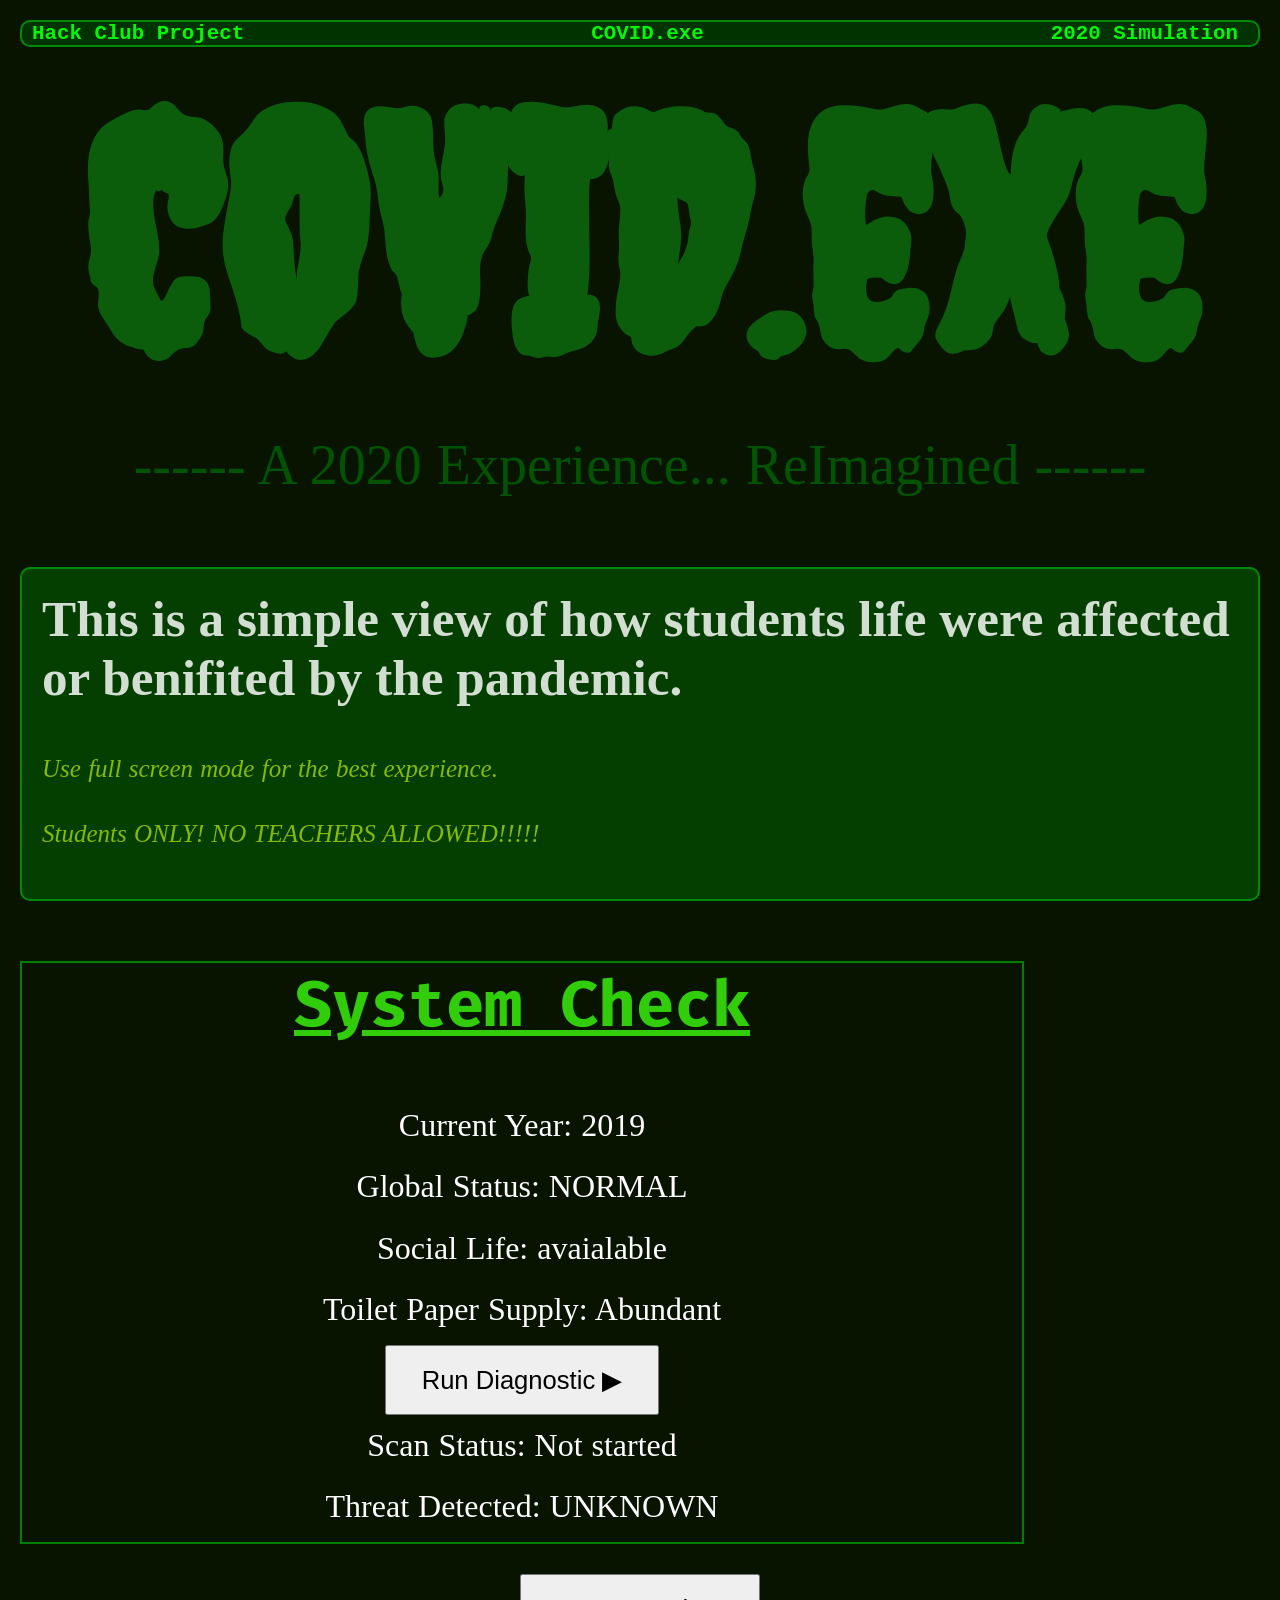
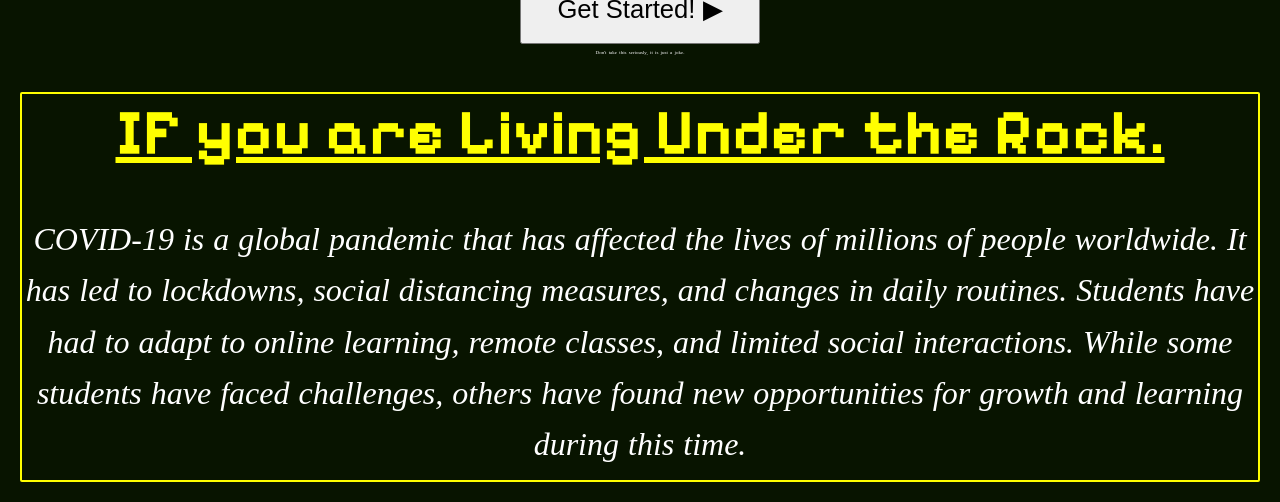
<file: index.html>
<html>
    <body>
    <head>
        <title>Definitely Studying...</title>
        <link rel="stylesheet" href="style.css">
        <link href="https://fonts.googleapis.com/css2?family=Creepster&display=swap" rel="stylesheet">
        <link href="https://fonts.googleapis.com/css2?family=Pixelify+Sans:wght@400;500;600;700&display=swap" rel="stylesheet">
        <link href="https://fonts.googleapis.com/css2?family=Fira+Code:wght@400;500;600;700&display=swap" rel="stylesheet">
    </head>
    <main>
        <div class="header">
        <h1>Hack Club Project</h1>
        <h1>COVID.exe</h1>
        <h1>2020 Simulation</h1>
        </div>
        <div class="head">
            <h1>COVID.exe</h1>
            <p>------ A 2020 Experience... ReImagined ------</p>
        </div>
        <div class="info-box">
        <h2>This is a simple view of how students life were affected or benifited by the pandemic.</h2>
        <p>Use full screen mode for the best experience.</p>
        <p>Students ONLY! NO TEACHERS ALLOWED!!!!!</p>
        </div>
        <br />
        <br />
         <section class="system-check">
            <h2>System Check</h2>
            <p>Current Year: 2019</p>
            <p>Global Status: NORMAL</p>
            <p>Social Life: avaialable</p>
            <p>Toilet Paper Supply: Abundant</p>

            <button id="scan-btn">Run Diagnostic ▶</button>
            <p id="scan-status">Scan Status: Not started</p>
            <p id="threat-status">Threat Detected: UNKNOWN</p>
        </section>
        <br/>
        <br />

        <button id="get-started" onclick="getStarted()">Get Started! ▶</button>
        <p class="disclaimer">Don't take this seriously, it is just a joke.</p>

        <br />
        <div class="footer">   
        <h1>IF you are Living Under the Rock.</h1>
        <p>COVID-19 is a global pandemic that has affected the lives of millions of people worldwide. It has led to lockdowns, social distancing measures, and changes in daily routines. Students have had to adapt to online learning, remote classes, and limited social interactions. While some students have faced challenges, others have found new opportunities for growth and learning during this time.</p>
        </div>
    </main>
    <script>
        function getStarted() {
            window.location.href = "content.html";
        }
        const scanBtn = document.getElementById('scan-btn');
        const scanStatus = document.getElementById('scan-status');
        const threatStatus = document.getElementById('threat-status');

        
scanBtn.addEventListener("click", async function () {
    scanBtn.disabled = true;

    scanStatus.style.fontFamily = "monospace";
    threatStatus.style.fontFamily = "monospace";
    scanStatus.style.fontSize = "1.3rem";
    threatStatus.style.fontSize = "1.3rem";

    const wait = (ms) => new Promise(resolve => setTimeout(resolve, ms));

    scanStatus.textContent = "Initializing diagnostics...";
    scanStatus.style.color = "yellow";
    await wait(900);

    scanStatus.textContent = "Scanning global health records...";
    await wait(1200);

    scanStatus.textContent = "WARNING: Unusual activity detected!";
    scanStatus.style.color = "orange";
    await wait(1000);

    scanStatus.textContent = "SCAN COMPLETE — THREAT FOUND";
    scanStatus.style.color = "red";

    threatStatus.textContent = "⚠ COVID-19 DETECTED";
    threatStatus.style.color = "red";
    threatStatus.style.fontWeight = "bold";

    threatStatus.animate(
        [
            { opacity: 0, transform: "scale(0.8)" },
            { opacity: 1, transform: "scale(1.1)" },
            { opacity: 1, transform: "scale(1)" }
        ],
        { duration: 700, easing: "ease-out" }
    );

    scanBtn.textContent = "SCAN COMPLETE";
    });


    </script>
    </body>
</html>
</file>
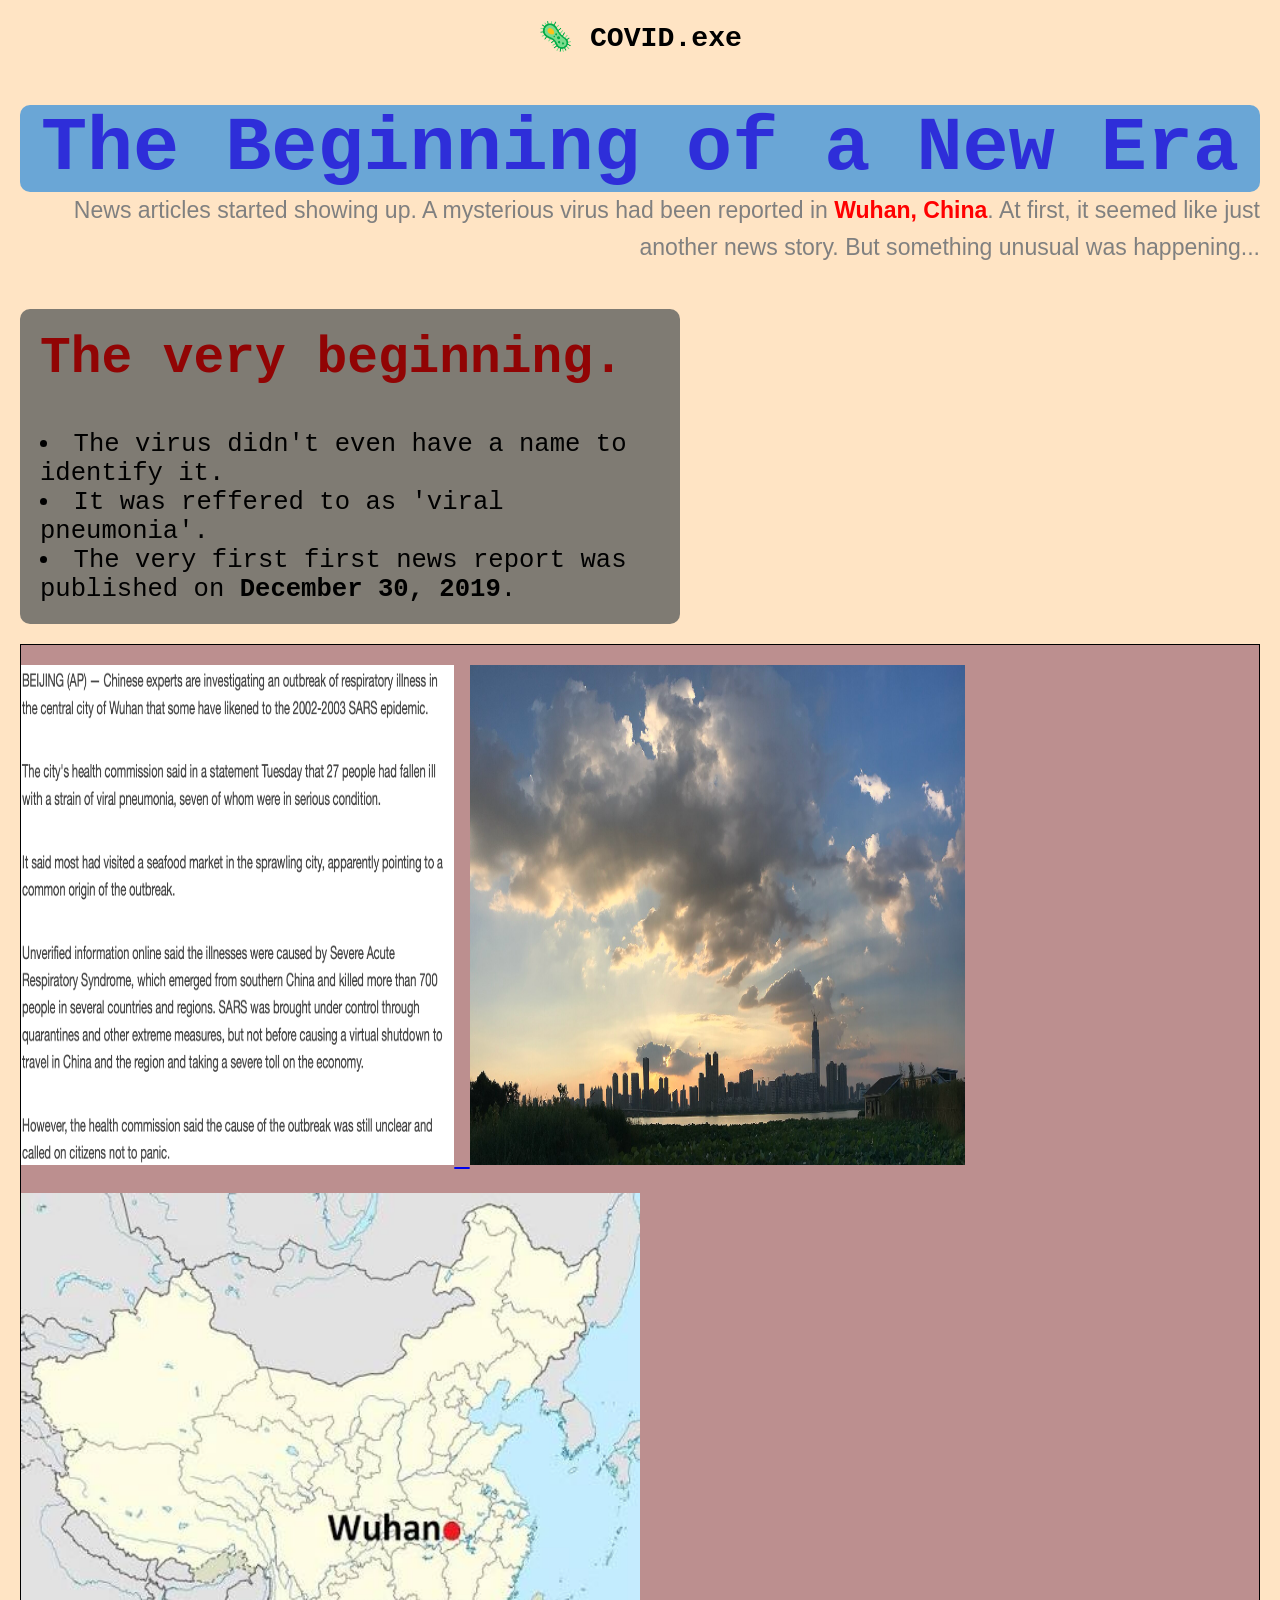
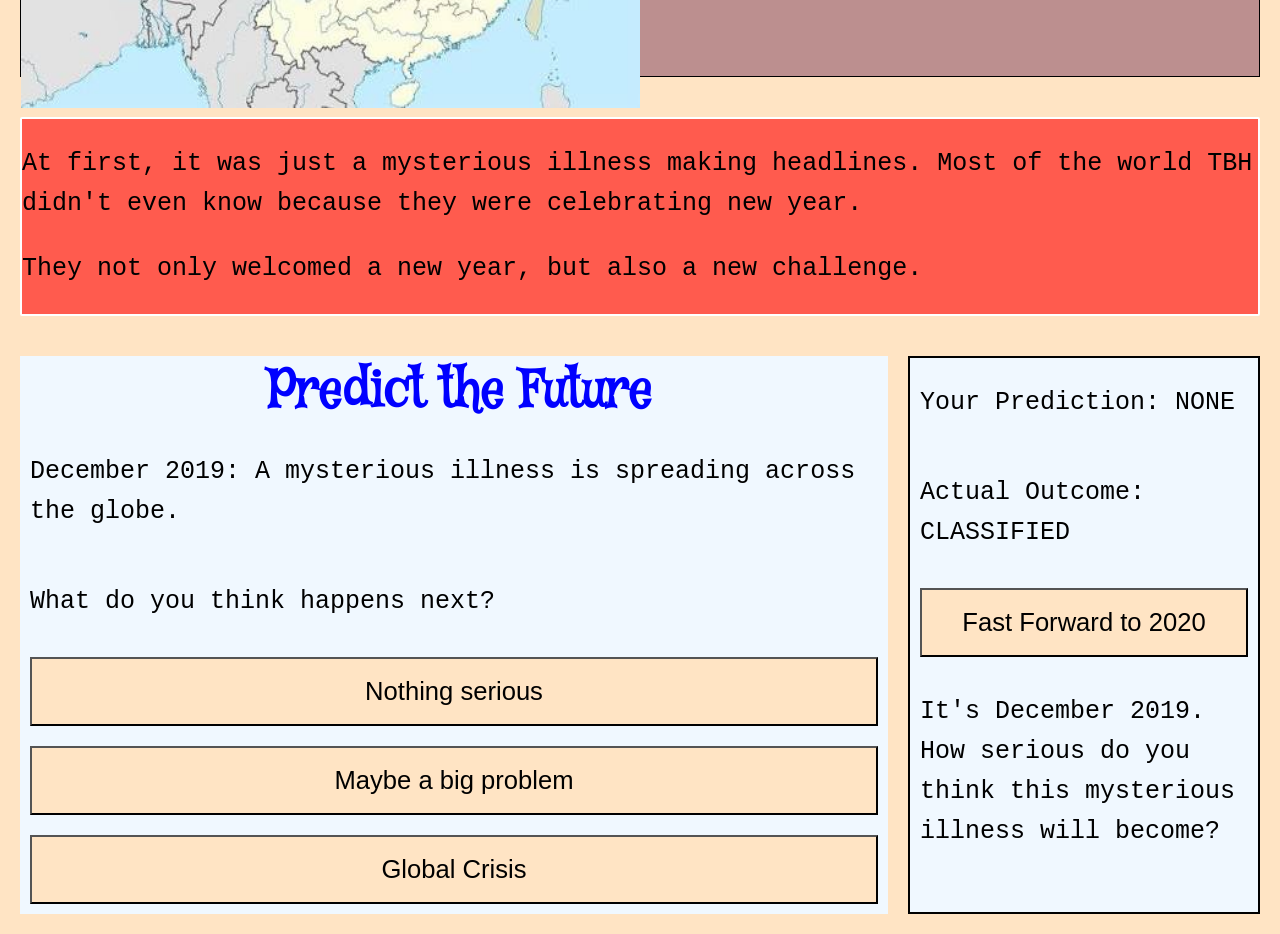
<file: content.html>
<html>
    <head>
        <title>Definitely Studying...</title>
        <link rel="stylesheet" href="content.css">
        <link href="https://fonts.googleapis.com/css2?family=Mystery+Quest&display=swap" rel="stylesheet">
    </head>
    <style>
       
    </style>
    <main>
        <h1 class="title"><span class="icon">🦠</span> COVID.exe</h1>
        <h1 class="title1">The Beginning of a New Era</h1>
        <p class="description">News articles started showing up. A mysterious virus had been reported in <strong>Wuhan, China</strong>. At first, it seemed like just another news story. But something unusual was happening...</p>
        <div class="beginning">
        <h2>The very beginning.</h2>
        <li>The virus didn't even have a name to identify it.</li>
        <li>It was reffered to as 'viral pneumonia'.</li>
        <li>The very first first news report was published on <strong>December 30, 2019</strong>.</li>
        </div>
        <br/>
        <div class="images">
        <a href="https://www.ksl.com/article/news/world/china-investigates-respiratory-illness-outbreak-sickening-27/46697553" target="_blank">
            <img class="num1" src="assets/first_article.png" alt="First Article" width="30%">
            <img class="num3" src="assets/wuhan.png" alt="Wuhan" width="30%">
            <img class="num4" src="assets/wuhan_china.jpeg" alt="Virus" width="30%" height="30%">
        </a>
        </div>
        <div class="info">
        <p>At first, it was just a mysterious illness making headlines. Most of the world TBH didn't even know because they were celebrating new year.</p>
        <p>They not only welcomed a new year, but also a new challenge.</p>
        </div>
       <div class="row">
            <section class="prediction">
                <h2>Predict the Future</h2>
                <p>December 2019: A mysterious illness is spreading across the globe.</p>
                <p>What do you think happens next?</p>
                <button id="nothing" onclick="predict('Nothing Serious')">Nothing serious</button>
                <button id="problem" onclick="predict('Big Problem?')">Maybe a big problem</button>
                <button id="crisis" onclick="predict('Global Crisis')">Global Crisis</button>
            </section>
            <section class="outcome">
                <p id="prediction">Your Prediction: NONE</p>
                <p id="outcome">Actual Outcome: CLASSIFIED</p>
                <button onclick="fast_forward()">Fast Forward to 2020</button> 
                <p>It's December 2019. How serious do you think this mysterious illness will become?</p>
            </section>
        </div>
    </main>
    <script>
        function fast_forward() {
            window.location.href = "next.html";
        }
        function predict(choice) {
            const result = document.getElementById('prediction');
            result.textContent = "Your Prediction: " + choice;
            result.style.color = "blue";
            result.style.fontFamily = "monospace";

            result.animate(
                [
                {opacity: 0, transform: "scale(0.8)"},
                {opacity: 1, transform: "scale(1.1)"}
                ], { duration: 700, easing: "ease-out" }
            )
        }
    </script>

</html>
</file>
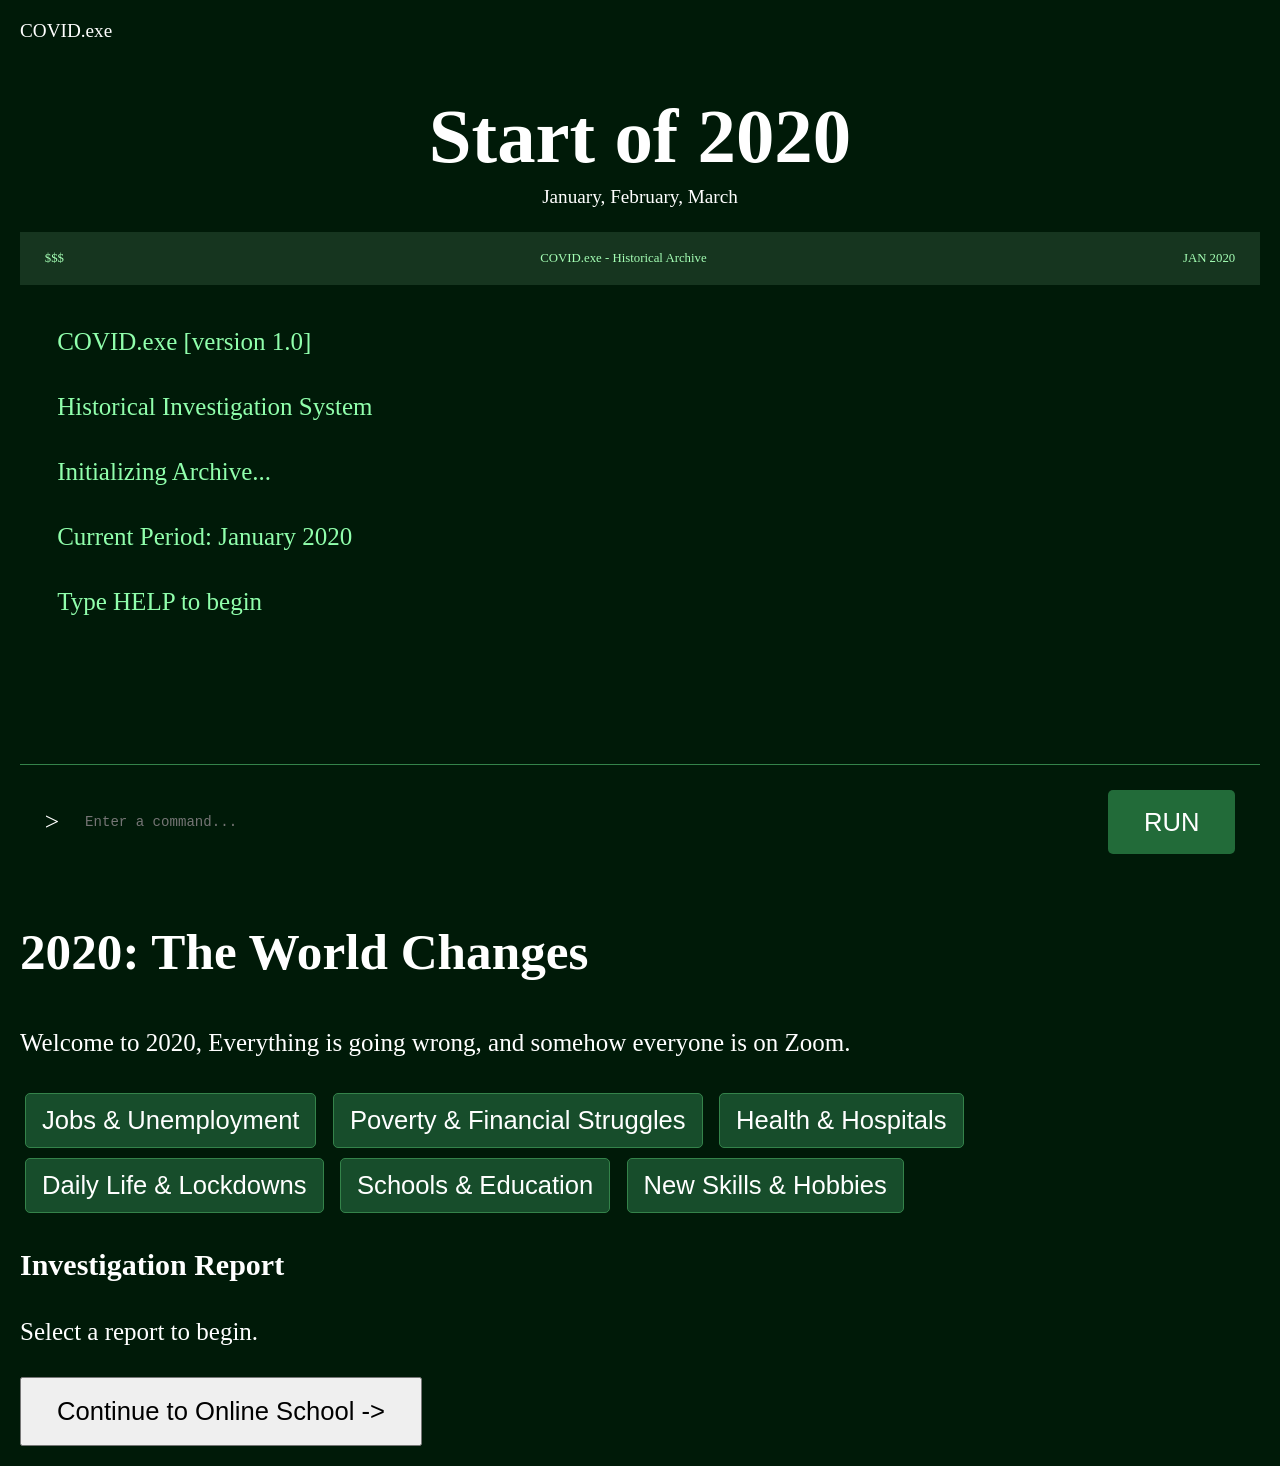
<file: next.html>
<html>
    <style>
        body {
            background: rgb(0, 26, 8);
            color:white;
        }
        .header {
            font-size: 0.8rem;
            text-align: center;
            margin-top: 0%;
        }
        h1 {
            font-size: 2rem;
            text-align: center;
            margin-bottom: 1px;
        }
        section button {
            margin: 5px;
            padding: 12px 16px;
            background: #174d2b;
            color: white;
            border: 1px solid #34834a;
            border-radius: 5px;
        }


        body {
            min-height: 100vh;
            margin: 0;
            padding: 20px;
            box-sizing: border-box;
            font-size: clamp(18px, 2vw, 26px);
        }
        h1 {
            font-size: clamp(40px, 6vw, 80px);
        }
        h2 {
            font-size: clamp(28px, 4vw, 55px);
        }

        button {
            font-size: clamp(18px, 2vw, 26px);
            padding: 18px 35px;
            cursor: pointer;
        }

        p {
            font-size: clamp(18px, 2vw, 25px);
            line-height: 1.6;
        }
        .terminal-bar {
            display:flex;
            justify-content: space-between;
            gap:2%;
            padding: 1.5% 2%;
            background: #16351f;
            color: #a5ffb5;
            font-size: clamp(10px, 1vw, 14px);
        }
        .terminal-screen {
            height: 45vh;
            min-height: 230px;
            overflow-y: auto;
            padding: 3%;
            color: #90ffac;
            font-size: clamp(12px, 1.1vw, 17px);
            line-height: 1.6;
            overflow-wrap: anywhere;
        }
        .terminal-screen p {
            margin: 0 0 1em;
        }
        .terminal form {
            display:flex;
            align-items: center;
            gap: 2%;
            border-top: 1px solid #34834a;
            padding: 2%;
        }
        .terminal input {
            flex:1;
            min-width: 0;
            width: 100%;
            background: 100%;
            border:none;
            outline:none;
            color: #baffca;
            font-family: monospace;
            font-size: clamp(12px, 1.1vw, 17px);
        }
        .terminal button {
            background: #226b39;
            color: white;
            border:none;
            padding: 1.5% 3%;
            cursor: pointer;
            border-radius: 5px;
            transition: all 0.2s ease-in-out;
        }
        .terminal button:hover {
            background: #329d53;
            transform: scale(1.05);
        }
        .header {
            font-size: clamp(14px, 1.5vw, 20px);
            text-align: center;
            margin-top: 0%;
        }
        h3 {
            font-size: clamp(20px, 2.5vw, 30px);
            margin-top: 30px;
        }
    </style>
    <main>
        <span class="header">COVID.exe</span>
        <h1>Start of 2020</h1>
        <p class="header">January, February, March</p>
        <div class="terminal">
            <div class="terminal-bar">
                <span>$$$</span>
                <span>COVID.exe - Historical Archive</span>
                <span id="terminal-date">JAN 2020</span>
            </div>
            <div class="terminal-screen">
                <p>COVID.exe [version 1.0]</p>
                <p>Historical Investigation System</p>
                <p>Initializing Archive...</p>
                <p>Current Period: January 2020</p>
                <p>Type HELP to begin</p>
            </div>
            <form id="terminal-form">
                <span>&gt;</span>
                <input
                    id="terminal-input"
                    type="text"
                    placeholder="Enter a command..."
                    autocomplete="off"
                    aria-label="Terminal command"
                >
                <button type="submit">RUN</button>
            </form>
        </div>
        <section>
            <h2>2020: The World Changes</h2>
            <p>Welcome to 2020, Everything is going wrong, and somehow everyone is on Zoom.</p>

            <button onclick="showReport('jobs')">Jobs & Unemployment</button>
            <button onclick="showReport('poverty')">Poverty & Financial Struggles</button>
            <button onclick="showReport('health')">Health & Hospitals</button>
            <button onclick="showReport('daily')">Daily Life & Lockdowns</button>
            <button onclick="showReport('schools')">Schools & Education</button>
            <button onclick="showReport('hobbies')">New Skills & Hobbies</button>

            <h3>Investigation Report</h3>
            <p id="report-output">Select a report to begin.</p>

        </section>
        <button id="continue-btn" onclick="connectButton()">Continue to Online School -></button>
         
    </main>
    <script>
        const form = document.getElementById('terminal-form')
        const input = document.getElementById('terminal-input')
        const screen = document.querySelector('.terminal-screen')

        
    const commands = {
    HELP: [
        "COMMANDS: JAN, FEB, MAR, CLEAR, NEXT.",
        "TIP: Type JAN to investigate January 2020.",
        "TIP: Type FEB to investigate February 2020.",
        "TIP: Type MAR to investigate March 2020.",
        "TIP: CLEAR wipes the terminal screen.",
        "TIP: NEXT takes you to the Online School simulator.",
        "TIP: You can repeat a month to discover more facts!",
        "ARCHIVE TIP: The pandemic affected jobs, schools, hospitals, and daily life.",
        "SECRET: Try exploring all three months before continuing.",
        "SYSTEM: Historical Archive operational. Keep investigating!"
    ],

    JAN: [
        "January 2020: Scientists identified a new coronavirus.",
        "January 2020: Wuhan entered lockdown on January 23.",
        "January 2020: WHO declared a global public health emergency on January 30.",
        "January 2020: The first confirmed US case was announced on January 21.",
        "January 2020: The virus was initially known as 2019-nCoV.",
        "January 2020: Researchers shared the virus's genetic sequence.",
        "January 2020: Cases were reported outside China.",
        "January 2020: Airports began introducing health screening measures.",
        "January 2020: Scientists started developing diagnostic tests.",
        "January 2020: Many people were still going to school and work normally."
    ],

    FEB: [
        "February 2020: WHO announced the name COVID-19 on February 11.",
        "February 2020: The virus continued spreading internationally.",
        "February 2020: Italy began introducing restrictions in affected areas.",
        "February 2020: The Diamond Princess cruise ship experienced a major outbreak.",
        "February 2020: Scientists worldwide continued researching the virus.",
        "February 2020: Some schools in affected regions temporarily closed.",
        "February 2020: Governments prepared emergency health responses.",
        "February 2020: South Korea experienced a rapid increase in reported cases.",
        "February 2020: Public health officials encouraged handwashing.",
        "February 2020: Many people had not yet experienced lockdowns."
    ],

    MAR: [
        "March 2020: WHO characterized COVID-19 as a pandemic on March 11.",
        "March 2020: Many schools switched to remote learning.",
        "March 2020: Video calls became essential for work and education.",
        "March 2020: Many countries introduced travel restrictions.",
        "March 2020: Some supermarkets experienced panic buying.",
        "March 2020: Healthcare workers faced increasing pressure.",
        "March 2020: Many businesses temporarily closed.",
        "March 2020: People began practicing physical distancing.",
        "March 2020: Some students suddenly had to attend class from home.",
        "March 2020: Online gaming became one way people stayed connected."
    ]
    };

        form.addEventListener('submit', function(event){
            event.preventDefault()
            const command = input.value.trim().toUpperCase();
            input.value = '';
            if (command == "CLEAR")
            {
                screen.innerHTML = '';
                return;
            }
            if (command == "NEXT") {
                window.location.href = "school.html";
                return;
            }
            const output = document.createElement('p');
            output.textContent = commands[command][Math.floor(Math.random() * commands[command].length)] || "Unknown command. Type HELP for a list of commands.";
            screen.appendChild(output);
            screen.scrollTop = screen.scrollHeight;
        })


const reports = {
    jobs: `JOBS & UNEMPLOYMENT

    In 2020, millions of people lost their jobs or had their working hours reduced.

    According to the International Labour Organization, 8.8% of global working hours were lost in 2020. That was equivalent to 255 million full-time jobs.

    Restaurants, shops, hotels, and many other businesses were severely affected.

    Some people started working from home, while others could not work remotely.

    For many families, this was a period of uncertainty and financial hardship.`,

        poverty: `POVERTY & FINANCIAL STRUGGLES

    The pandemic caused serious financial problems around the world.

    According to the World Bank, about 70 million additional people fell into extreme poverty in 2020.

    Families struggled with lost income, rent, food expenses, and other essential needs.

    Some governments provided emergency financial assistance, while charities and communities helped people in need.

    The pandemic showed how differently a global crisis could affect people's lives.`,

        health: `HEALTH & HOSPITALS

    COVID-19 created a worldwide public health emergency.

    Hospitals faced growing numbers of patients, and healthcare workers faced dangerous and exhausting conditions.

    COVID-19 could cause serious illness, hospitalization, and death.

    Medical workers, researchers, and public health teams worked to treat patients and understand the disease.

    The pandemic also disrupted routine healthcare and affected people's mental health.

    This was one of the most serious consequences of the pandemic.`,
    

    daily: `DAILY LIFE & LOCKDOWNS

    Welcome to 2020. Your house is now your office, restaurant, gym, movie theater, and entire social life.

    Going outside? Congratulations, you've unlocked a new mission: Buy Milk Without Touching Anything.

    Hand sanitizer became everyone's favorite accessory.

    Toilet paper apparently became more valuable than gold. Nobody knew why. Everybody wanted it.

    Your daily commute went from 30 minutes to 12 steps.

    Monday: Stay home.
    Tuesday: Stay home.
    Wednesday: Stay home, but with different pajamas.

    The outside world is temporarily unavailable. Please try again later.`,

    schools: `SCHOOLS & EDUCATION

    Welcome to online school, where your bedroom is your classroom and your teacher lives inside a laptop.

    Attendance: PRESENT.
    Brain: AFK.

    Teacher: "Can everyone hear me?"
    Students: "You're muted."
    Teacher: "What about now?"
    Students: "STILL MUTED."

    Your internet works perfectly during Fortnite but mysteriously collapses during math class.

    Camera: OFF.
    Microphone: OFF.
    Motivation: NOT FOUND.

    Homework is now a PDF with 47 confusing instructions.

    Congratulations! You've survived another day of pretending your microphone doesn't work.`,

    hobbies: `NEW SKILLS & HOBBIES

    Welcome to lockdown. You've officially unlocked unlimited opportunities to become a completely different person.

    Day 1: I'm going to learn Python.
    Day 2: I'm building the next Google.
    Day 3: Why is there a SyntaxError on line 2?

    Everyone suddenly became a professional chef.

    Banana bread was practically its own economy.

    Your friend started a YouTube channel.
    Your cousin became a fitness influencer.
    You downloaded Blender and immediately closed it.

    Gaming hours: 2.
    Gaming hours after lockdown: Classified.

    Some people discovered amazing talents.
    Others discovered they could sleep until noon.

    Achievement Unlocked: Survived 2020 Without Learning Guitar.`

    };

    function showReport(report) {
        const output = document.getElementById('report-output');
        output.textContent = reports[report] || "Report not found.";
    }

    function connectButton() {
        window.location.href = "school.html";
    }

    </script>
</html>
</file>
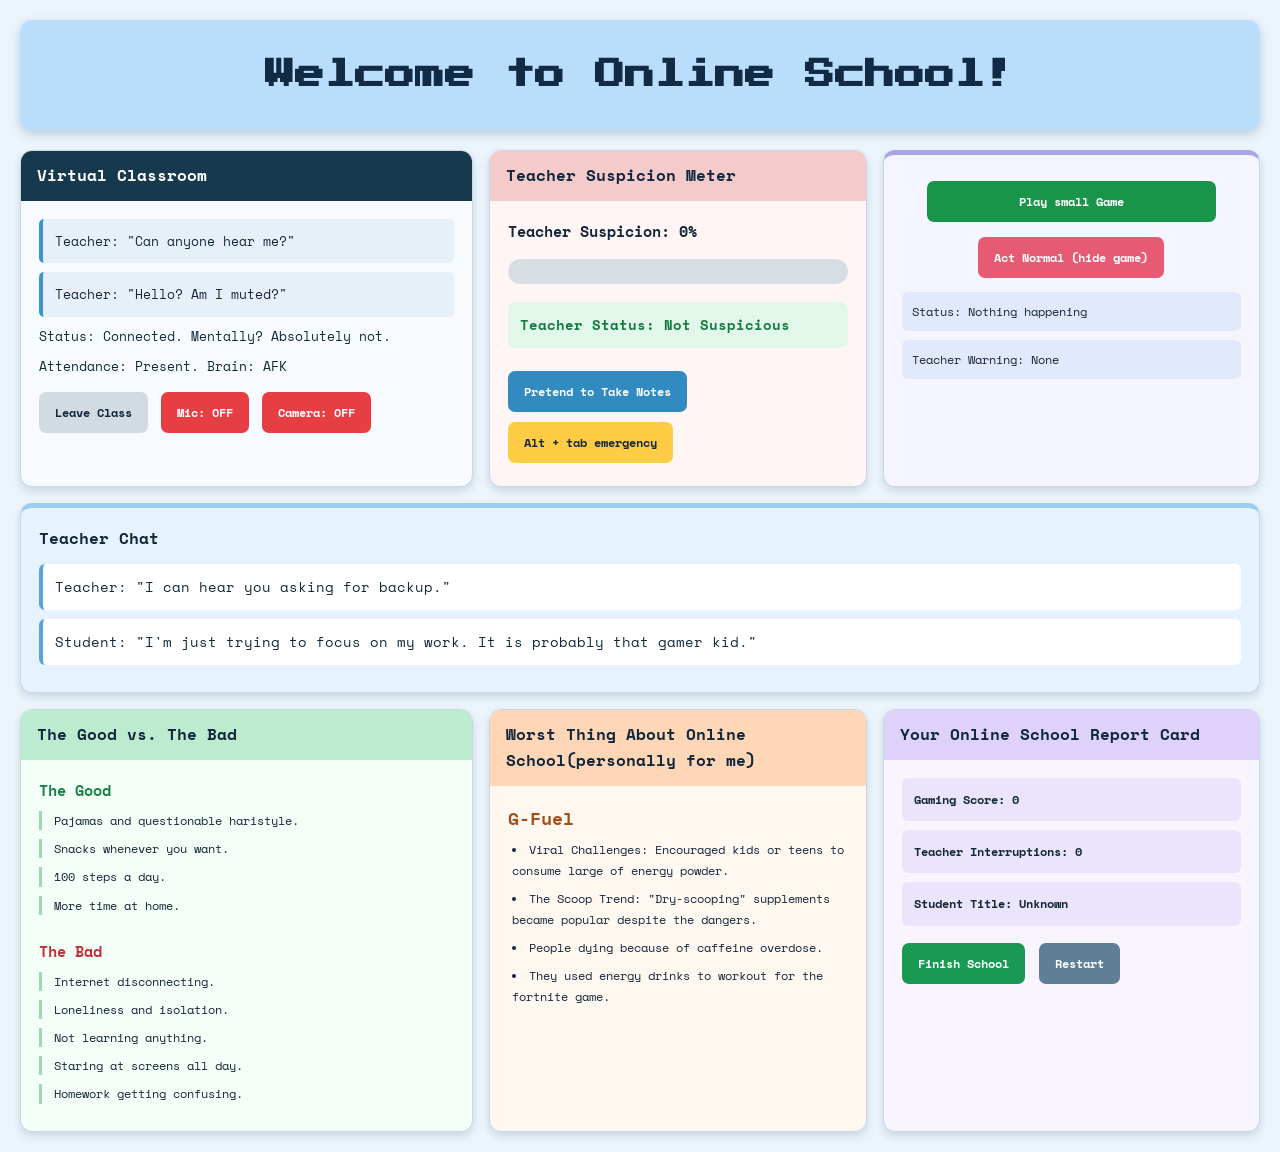
<file: school.html>
<!DOCTYPE html>
<html>
<head>
    <title>COVID.exe - Online School</title>
    <link rel="stylesheet" href="school.css">
</head>
<body>
    <main class="school-page">
        <h1>Welcome to Online School!</h1>

        <section class="classroom">
            <h2>Virtual Classroom</h2>
            <p>Teacher: "Can anyone hear me?"</p>
            <p>Teacher: "Hello? Am I muted?"</p>
            <p>Status: Connected. Mentally? Absolutely not.</p>
            <p>Attendance: Present. Brain: AFK</p>

            <button id="leave-class">Leave Class</button>
            <button id="mic-button">Mic: OFF</button>
            <button id="camera-btn">Camera: OFF</button>
        </section>
        <section class="suspicion-panel">
            <h2>Teacher Suspicion Meter</h2>
            <p id="suspicion-text">Teacher Suspicion: 0%</p>
            <progress id="suspicion-bar" value="0" max="100"></progress>
            <p id="teacher-status">Teacher Status: Not Suspicious</p>
            <button id="take-notes">Pretend to Take Notes</button>
            <button id="emergency">Alt + tab emergency</button>
        </section>
        <section class="game-panel">
            <button id="play-game">Play small Game</button>
            <div id="game-container" hidden>
                <iframe frameborder="0" src="https://itch.io/embed-upload/20108484?color=333333" allowfullscreen="" width="640" height="380"><a href="https://srinivasagudi0.itch.io/first-game">Play First Game on itch.io</a></iframe>
            </div>
            <button id="hide-game">Act Normal (hide game)</button>
            <p>Status: Nothing happening</p>
            <p>Teacher Warning: None</p>
        </section>
        <section class="teacher-chat">
            <p>Teacher: "I can hear you asking for backup."</p>
            <p>Student: "I'm just trying to focus on my work. It is probably that gamer kid."</p>
        </section>
        <section class="pros-cons">
            <h2>The Good vs. The Bad</h2>
            <h3>The Good</h3>
            <p>Pajamas and questionable haristyle.</p>
            <p>Snacks whenever you want.</p>
            <p>100 steps a day.</p>
            <p>More time at home.</p>

            <h3>The Bad</h3>
            <p>Internet disconnecting.</p>
            <p>Loneliness and isolation.</p>
            <p>Not learning anything.</p>
            <p>Staring at screens all day.</p>
            <p>Homework getting confusing.</p>
        </section>

        <section class="gfuel-section">
            <h2>Worst Thing About Online School(personally for me)</h2>
            <h3>G-Fuel</h3>
            <li>Viral Challenges: Encouraged kids or teens to consume large of energy powder.</li>
            <li>The Scoop Trend: "Dry-scooping" supplements became popular despite the dangers.</li>
            <li>People dying because of caffeine overdose.</li>
            <li>They used energy drinks to workout for the fortnite game.</li>
        </section>
        <section class="report-card">
            <h2>Your Online School Report Card</h2>
            <p>Gaming Score: 0</p>
            <p>Teacher Interruptions: 0</p>
            <p>Student Title: Unknown</p>

            <button id="finish-school">Finish School</button>
            <button id="restart">Restart</button>
        </section>
        
        </main>
        <script>
            const micBtn = document.getElementById('mic-button');
            const cameraBtn = document.getElementById('camera-btn');

            let ismicOn = false;
            let cameraON = false;
            
            micBtn.addEventListener('click',()=> {
                ismicOn = !ismicOn;
                micBtn.textContent = ismicOn ? "Mic: ON" : "Mic: OFF";
                micBtn.style.backgroundColor = ismicOn ? "green" : "red";
            })
            cameraBtn.addEventListener('click',()=> {
                cameraON = !cameraON;
                cameraBtn.textContent = cameraON ? "Camera: ON" : "Camera: OFF";
                cameraBtn.style.backgroundColor = cameraON ? "green" : "red";
            })

            const playGame = document.getElementById('play-game');
            const hideGame = document.getElementById('hide-game');
            const gameContainer = document.getElementById("game-container");

            playGame.addEventListener("click", () => {
                if (suspicion >= 100) return;

                gameContainer.hidden = false;
                isPlaying = true;
                updateSuspicion(20);
            });

            hideGame.addEventListener("click", () => {
                gameContainer.hidden = true;
                isPlaying = false;
                updateSuspicion(-10);
            });

                        
            let suspicion = 0;
            let isPlaying = false;

            const suspicionBar = document.getElementById("suspicion-bar");
            const suspicionText = document.getElementById("suspicion-text");
            const teacherStatus = document.getElementById("teacher-status");

            function updateSuspicion(amount) {
                suspicion = Math.max(0, Math.min(100, suspicion + amount));

                suspicionBar.value = suspicion;
                suspicionText.textContent = `Teacher Suspicion: ${suspicion}%`;

                if (suspicion >= 100) {
                    teacherStatus.textContent = "🚨 CAUGHT! The teacher saw your game!";
                    teacherStatus.style.color = "red";
                    isPlaying = false;
                    gameContainer.hidden = true;
                } else if (suspicion >= 60) {
                    teacherStatus.textContent = "⚠️ Teacher is watching you...";
                    teacherStatus.style.color = "orange";
                } else {
                    teacherStatus.textContent = "Teacher Status: Not Suspicious";
                    teacherStatus.style.color = "green";
                }
            }

            document.getElementById("take-notes").addEventListener("click", () => {
                isPlaying = false;
                gameContainer.hidden = true;
                updateSuspicion(-15);
            });

            document.getElementById("emergency").addEventListener("click", () => {
                isPlaying = false;
                gameContainer.hidden = true;
                updateSuspicion(-25);
            });

            setInterval(() => {
                if (isPlaying && suspicion < 100) {
                    updateSuspicion(5);
                }
            }, 3000);

        document.getElementById("leave-class").addEventListener("click", () => {
                window.location.href = "next.html";
            });
        document.getElementById("finish-school").onclick = () => {
            alert("School completed! You survived online classes.");
            document.querySelector("h2").scrollIntoView({
                behavior: "smooth"
            });
        };
        document.getElementById("restart").addEventListener("click", () => {
                window.location.href = "school.html";
            });
        </script>
</body>
</html>
</file>
<file: style.css>
body {
    background-color: rgb(8, 20, 0);
    min-height: 100vh;
    margin: 0;
    padding: 20px;
    box-sizing: border-box;
    font-size: clamp(18px, 2vw, 26px);
}

.disclaimer {
    color: white;
    font-size: 5px;
    text-align: center;
}

.system-check {
    border: 2px solid green;
    color:white;
    display: inline-block;
    min-width: 1000px;
}

.system-check h2 {
    text-align: center;
    color: rgb(49, 205, 10);
    margin-top: 0px;
    font-size: 4rem;
    text-decoration: underline;
    font-family: 'Fira Code', monospace;
}

.system-check p {
    font-size: 2rem;
    margin: 5px 0;
    text-align: center;
    color: white;
    margin-bottom: 10px
}

.system-check button {
    display: block;
    margin: 0 auto;
    padding: 10px 20px;
    font-size: 16px;
    cursor: pointer;
    transition: background-color 0.3s ease-in-out, transform 0.3s ease-in-out;
    font-size: clamp(18px, 2vw, 26px);
    padding: 18px 35px;
    cursor: pointer;
}

.footer {
    border: 2px solid yellow;
    border-radius: 2px;
}

.footer h1 {
    text-align: center;
    color: yellow;
    margin-top: 0px;
    font-size: 4rem;
    font-family: 'Pixelify Sans', sans-serif;
    text-decoration: underline;
}

.footer p {
    font-size: 2rem;
    margin: 5px 0;
    text-align: center;
    color: white;
    margin-bottom: 10px;
    font-style: italic;
}

.info-box {
    background-color: rgba(0, 128, 0, 0.401);
    border: 2px solid rgb(4, 137, 4);
    border-radius: 10px;
    padding: 20px;
    box-sizing: border-box;
}

.info-box h2 {
    font-size: clamp(28px, 4vw, 55px);
    margin-top: 0;
    color: rgba(255, 255, 255, 0.827);
}

.info-box p {
    color: rgba(161, 213, 7, 0.827);
    font-size: clamp(18px, 2vw, 25px);
    line-height: 1.6;
    font-style: italic;
}

h2 {
    font-size: clamp(28px, 4vw, 55px);
}
.head h1 {
    font-size: 20rem;
    margin-bottom: 0px;
    margin-top:0px;
    font-family: 'Creepster', cursive;
    text-align: center;
    color: rgb(11, 93, 11);
}

.head p{
    text-align: center;
    margin-top: 0px;
    font-size: 3.5rem;
    color: rgb(2, 83, 2);
}

.header {
    display: flex;
    justify-content: space-between;
    font-family: 'Courier New', Courier, monospace;
    background-color: rgb(1, 51, 1);
    border: 2px solid rgb(4, 137, 4);
    border-radius: 10px;
    padding: 0 10px 0 0;
}

.header h1{
    font-size: 1.3rem;
    margin: 0;
    padding: 0 10px;
    font-weight: 900;
    text-decoration: none;
    color: rgb(3, 249, 3);
}


p {
    color: black;
    font-size: 20px;
    word-spacing: 1px;
    font-size: clamp(18px, 2vw, 25px);
    line-height: 1.6;
}

button {
    display: block;
    margin: 0 auto;
    padding: 10px 20px;
    font-size: 16px;
    cursor: pointer;
    transition: background-color 0.3s ease-in-out, transform 0.3s ease-in-out;
    font-size: clamp(18px, 2vw, 26px);
    padding: 18px 35px;
    cursor: pointer;
}

button:hover {
    background-color: rgba(172, 10, 10, 0.5);
    transform: scale(1.1);
}
</file>
<file: content.css>
body {
        font-family:'Courier New', Courier, monospace;
        background-color: bisque;
    }
.icon {
    font-size: 1em;
}
.title {
    font-size: 1.1em;
    background-color: transparent;
    text-align: center;
}
.title1 {
    background-color: rgba(5, 123, 227, 0.592);
    border-radius: 10px;
    text-align: center;
    margin-bottom: 0px;
    color: rgb(46, 46, 217);
}

.description strong {
    color:red;
}
.description {
    margin-top: 0px;
    font-size: .9em;
    text-align: right;
    font-family: sans-serif;
    color: gray;
}  

.beginning {
    background-color: rgba(40, 51, 60, 0.592);
    border-radius: 10px;
    padding: 20px;
    display: inline-grid;
    max-width: 50%;
    margin-top: 20px;
}

.beginning h2 {
    color: rgb(145, 4, 4);
    margin-top: 0px;
}
.images {
    display: flex;
    justify-content: space-between;
    margin-top: 20px;
    background-color: rosybrown;
    border: 1px solid black;

}

.num1 {
    height:500px;
    width: 35%;
    margin-top:20px
}

.num3 {
    height: 500px;
    width: 40%;
    margin-top:20px
}

.num4 {
    height: 50%;
    width: 50%;
    margin-top:20px
}
body {
    min-height: 100vh;
    margin: 0;
    padding: 20px;
    box-sizing: border-box;
    font-size: clamp(18px, 2vw, 26px);
}

h1 {
    font-size: clamp(40px, 6vw, 80px);
}

h2 {
    font-size: clamp(28px, 4vw, 55px);
}

button {
    font-size: clamp(18px, 2vw, 26px);
    padding: 18px 35px;
    cursor: pointer;
}

p {
    font-size: clamp(18px, 2vw, 25px);
    line-height: 1.6;
}
.info {
    background:rgba(255, 0, 0, 0.6);
    margin-top: 40px;
    font-size: 10px;
    border:white 2px solid;
    border-radius: 2px;
}

.prediction {
    display: flex;
    flex-direction: column;
    background-color: aliceblue;
    min-width:70%;
    margin-top: 20px ;
}

.prediction h2 {
    font-family: 'Mystery Quest', cursive;
    color:blue;
    margin-top: 2px;
    margin-left:10px;
    text-align: center;
    margin-bottom:0px;
}

.prediction p {
    margin-left:10px;
}

.prediction button {
    background-color:bisque;
    margin:10px;
}

.prediction button:hover {
    background-color: rgb(5, 123, 227);
    color:white;
}

.outcome {
    display: flex;
    flex-direction: column;
    background-color: aliceblue;
    border: 2px solid black;
    margin-left: 20px;
    margin-top: 20px ;
    min-width: 20%;
}
.row {
    display: flex;
    margin-top: 20px;
}   
.outcome p {
    margin-left:10px;
}

.outcome button {
    background-color:bisque;
    margin:10px;
}
</file>
<file: school.css>
@import url('https://fonts.googleapis.com/css2?family=Space+Mono:wght@400;700&family=Press+Start+2P&display=swap');


* {
    box-sizing: border-box;
}

body {
    margin: 0;
    padding: 0;
    background: #edf5fc;
    color: #14283b;
    font-family: 'Space Mono', monospace;
    font-size: 14px;
    line-height: 1.6;
}

.school-page {
    max-width: 1600px;
    margin: auto;
    padding: 20px;
    display: grid;
    grid-template-columns: 1.2fr 1fr 1fr;
    gap: 16px;
}

.school-page > h1 {
    grid-column: 1 / -1;
    text-align: center;
    margin: 0 0 4px;
    padding: 28px 16px;
    background: #b9ddfb;
    color: #102b43;
    border-radius: 12px;
    font-family: 'Press Start 2P', monospace;
    font-size: clamp(18px, 2.5vw, 30px);
    line-height: 1.8;
    box-shadow: 0 4px 12px #b6cbdc;
}

section {
    min-width: 0;
    background: #f8fbff;
    border: 1px solid #c7d7e6;
    border-radius: 12px;
    padding: 18px;
    box-shadow: 0 4px 10px #c8d5e1;
    overflow: hidden;
}

section h2 {
    font-size: 16px;
    font-weight: 700;
    margin: -18px -18px 18px;
    padding: 12px 16px;
    background: #d3e7f8;
    color: #10283e;
}

section h3 {
    font-size: 15px;
    margin: 12px 0 8px;
}

section p {
    margin: 9px 0;
}

section li {
    margin: 8px 0;
}

button {
    font-family: inherit;
    font-size: 12px;
    font-weight: 700;
    padding: 12px 16px;
    border: none;
    border-radius: 7px;
    background: #287eae;
    color: white;
    cursor: pointer;
    transition: transform 0.2s, filter 0.2s;
}

button:hover {
    transform: translateY(-2px);
    filter: brightness(1.08);
}

button:active {
    transform: translateY(0);
}

button:focus-visible {
    outline: 3px solid #f4ae35;
    outline-offset: 3px;
}

.classroom {
    background: #f7fbff;
}

.classroom h2 {
    background: #17394e;
    color: white;
}

.classroom p {
    font-size: 13px;
}

.classroom p:nth-of-type(1),
.classroom p:nth-of-type(2) {
    background: #e7f0f8;
    padding: 12px;
    border-left: 4px solid #3997d0;
    border-radius: 5px;
}

.classroom button {
    margin: 6px 4px 0 0;
}

#leave-class {
    background: #d3dbe2;
    color: #14283b;
}

#mic-button,
#camera-btn {
    background: #e63e42;
    color: white;
}
.suspicion-panel {
    background: #fff5f5;
}

.suspicion-panel h2 {
    background: #f5caca;
}

#suspicion-text {
    font-size: 15px;
    font-weight: bold;
    margin: 16px 0;
}

#suspicion-bar {
    display: block;
    width: 100%;
    height: 25px;
    appearance: none;
    -webkit-appearance: none;
    border: none;
    border-radius: 12px;
    overflow: hidden;
}

#suspicion-bar::-webkit-progress-bar {
    background: #d6dde3;
    border-radius: 12px;
}

#suspicion-bar::-webkit-progress-value {
    background: #28c97c;
    border-radius: 12px;
    transition: width 0.3s;
}

#suspicion-bar::-moz-progress-bar {
    background: #28c97c;
    border-radius: 12px;
}

#teacher-status {
    padding: 12px;
    background: #e1f7e9;
    color: #167a40;
    border-radius: 7px;
    font-weight: bold;
    margin: 18px 0;
}

#take-notes {
    background: #318ac0;
    margin: 5px 0;
}

#emergency {
    background: #ffcd45;
    color: #18283b;
    margin: 5px 0;
}

/* GAME SECTION */

.game-panel {
    background: #f4f5ff;
    text-align: center;
    border-top: 5px solid #aaa4e7;
}

#play-game {
    display: block;
    width: 85%;
    margin: 8px auto 15px;
    background: #18954b;
}

#hide-game {
    display: block;
    margin: 14px auto;
    background: #e65a73;
}

#game-container {
    width: 100%;
    margin: 12px auto;
    border-radius: 8px;
    overflow: hidden;
    background: #17283a;
}

#game-container[hidden] {
    display: none;
}

#game-container iframe {
    display: block;
    width: 100%;
    max-width: 100%;
    border: none;
    aspect-ratio: 640 / 380;
    height: auto;
}

.game-panel p {
    text-align: left;
    background: #e3e9fc;
    border-radius: 6px;
    padding: 10px;
    font-size: 12px;
}

/* TEACHER CHAT */

.teacher-chat {
    grid-column: 1 / -1;
    background: #e6f3ff;
    border-top: 5px solid #9ccdf0;
}

.teacher-chat::before {
    content: "Teacher Chat";
    display: block;
    font-size: 16px;
    font-weight: bold;
    margin-bottom: 12px;
}

.teacher-chat p {
    background: white;
    border-left: 4px solid #58a4d9;
    padding: 12px;
    border-radius: 6px;
}

/* GOOD VS BAD */

.pros-cons {
    background: #f4fff8;
}

.pros-cons h2 {
    background: #bcebcf;
}

.pros-cons h3:first-of-type {
    color: #168345;
}

.pros-cons h3:nth-of-type(2) {
    color: #c42e36;
    margin-top: 24px;
}

.pros-cons p {
    padding-left: 12px;
    border-left: 3px solid #9adbb6;
    font-size: 12px;
}

/* G-FUEL SECTION */

.gfuel-section {
    background: #fff8f1;
}

.gfuel-section h2 {
    background: #ffd6b6;
}

.gfuel-section h3 {
    color: #a64e1b;
    font-size: 18px;
}

.gfuel-section li {
    font-size: 12px;
    line-height: 1.7;
    padding-left: 4px;
}

/* REPORT CARD */

.report-card {
    background: #f8f5ff;
}

.report-card h2 {
    background: #ded2fb;
}

.report-card p {
    padding: 12px;
    background: #eae5fc;
    border-radius: 6px;
    font-size: 12px;
    font-weight: bold;
}

#finish-school {
    background: #199954;
    margin: 8px 5px 0 0;
}

#restart {
    background: #607f96;
    margin: 8px 0 0;
}

/* TABLETS */

@media (max-width: 1100px) {
    .school-page {
        grid-template-columns: repeat(2, minmax(0, 1fr));
    }

    .game-panel {
        grid-column: 1 / -1;
    }

    .teacher-chat {
        grid-column: 1 / -1;
    }

    .report-card {
        grid-column: 1 / -1;
    }
}

/* MOBILE */

@media (max-width: 650px) {
    .school-page {
        grid-template-columns: 1fr;
        padding: 12px;
        gap: 14px;
    }

    .school-page > h1,
    .teacher-chat,
    .game-panel,
    .report-card {
        grid-column: 1;
    }

    .school-page > h1 {
        padding: 22px 12px;
        font-size: 18px;
    }

    section {
        padding: 14px;
    }

    section h2 {
        margin: -14px -14px 14px;
        padding: 12px;
        font-size: 15px;
    }

    button {
        font-size: 12px;
        padding: 12px;
    }

    .classroom button {
        width: 100%;
        margin: 5px 0;
    }

    #take-notes,
    #emergency,
    #finish-school,
    #restart {
        width: 100%;
        margin: 6px 0;
    }

    #play-game {
        width: 100%;
    }
}
</file>
